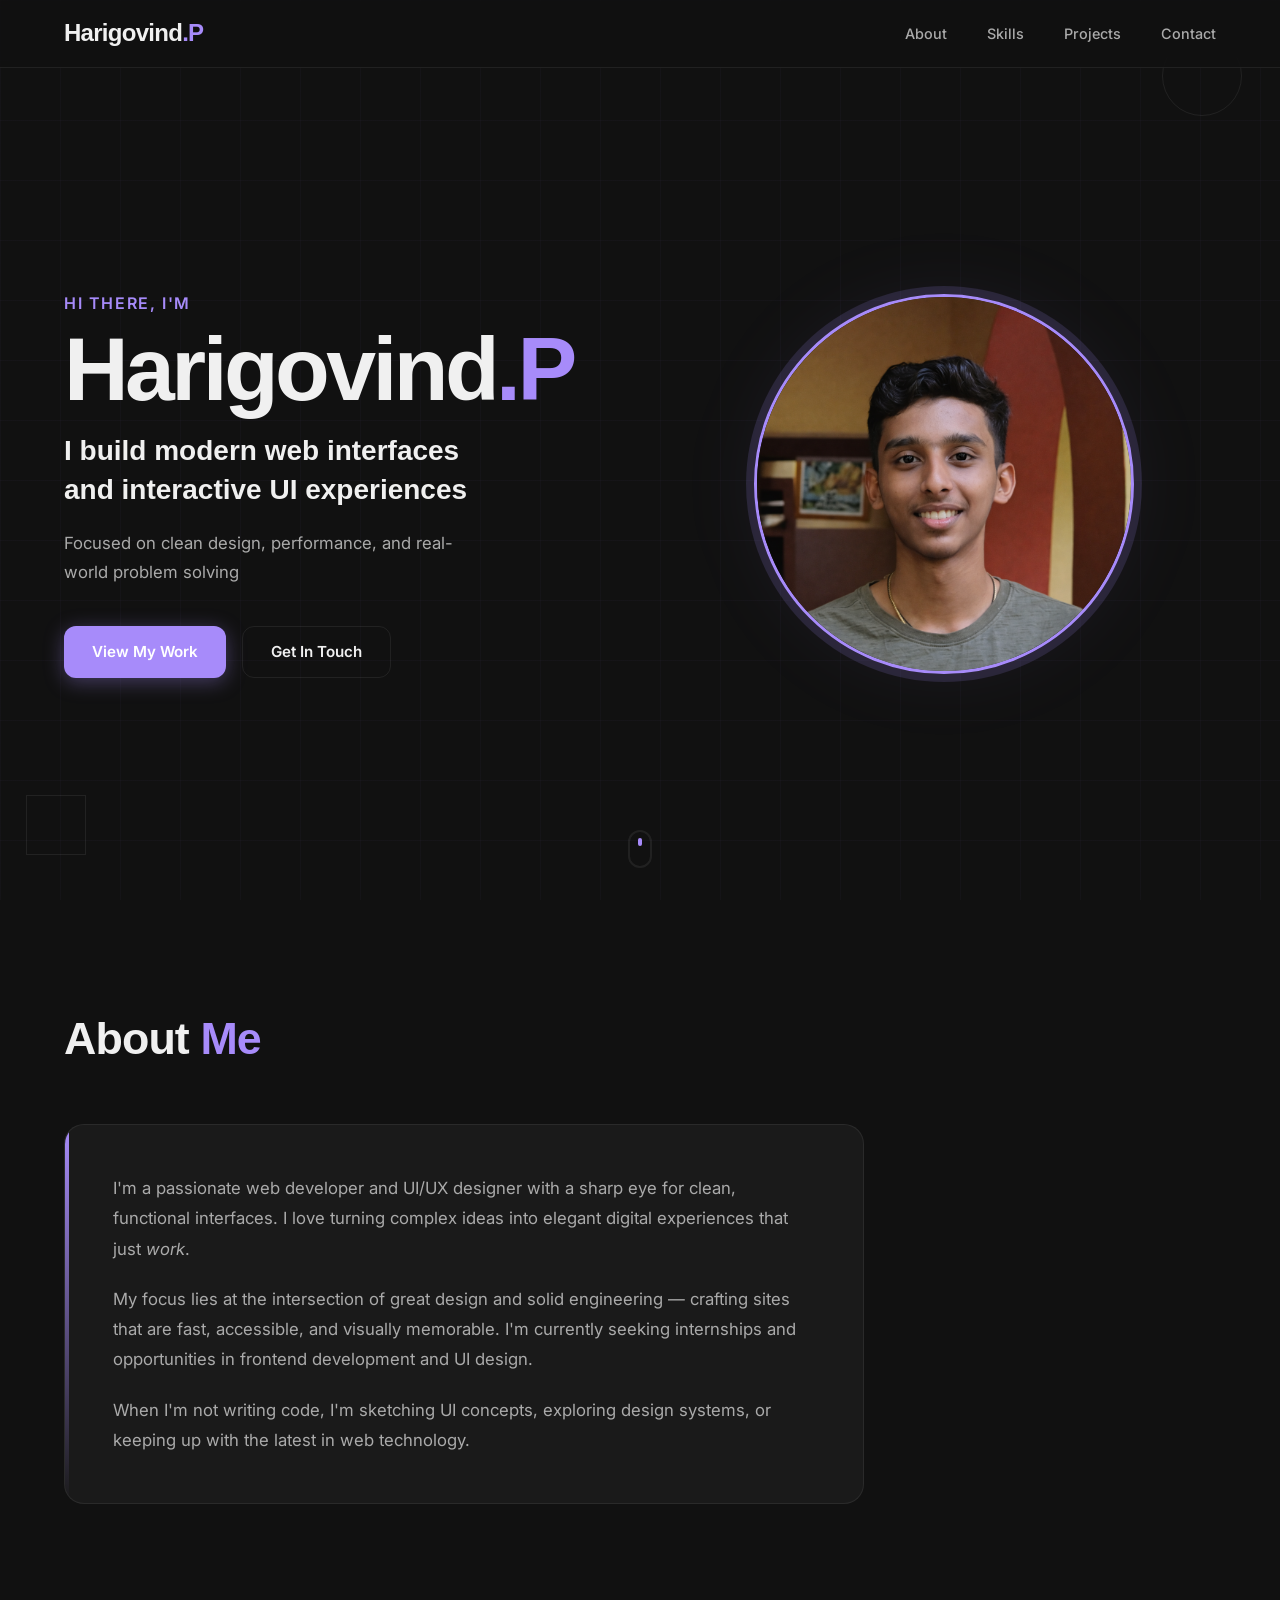
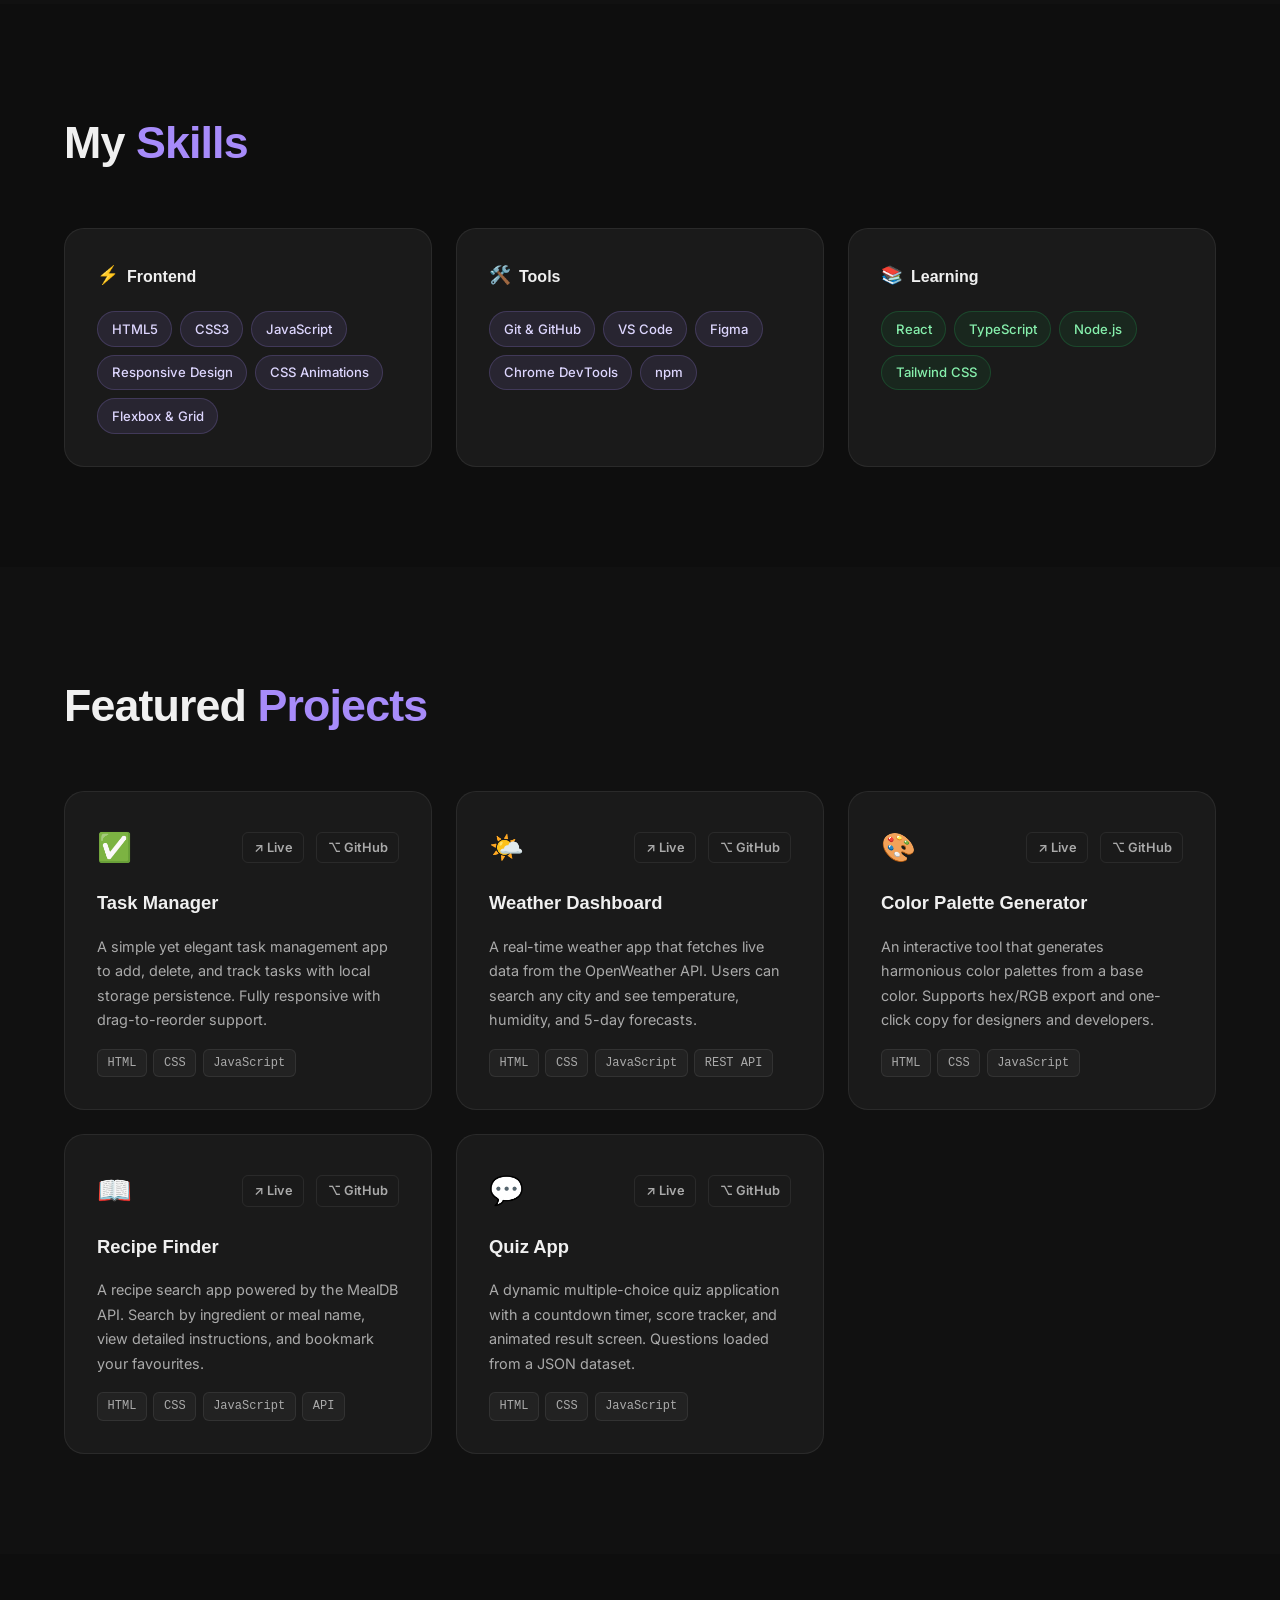
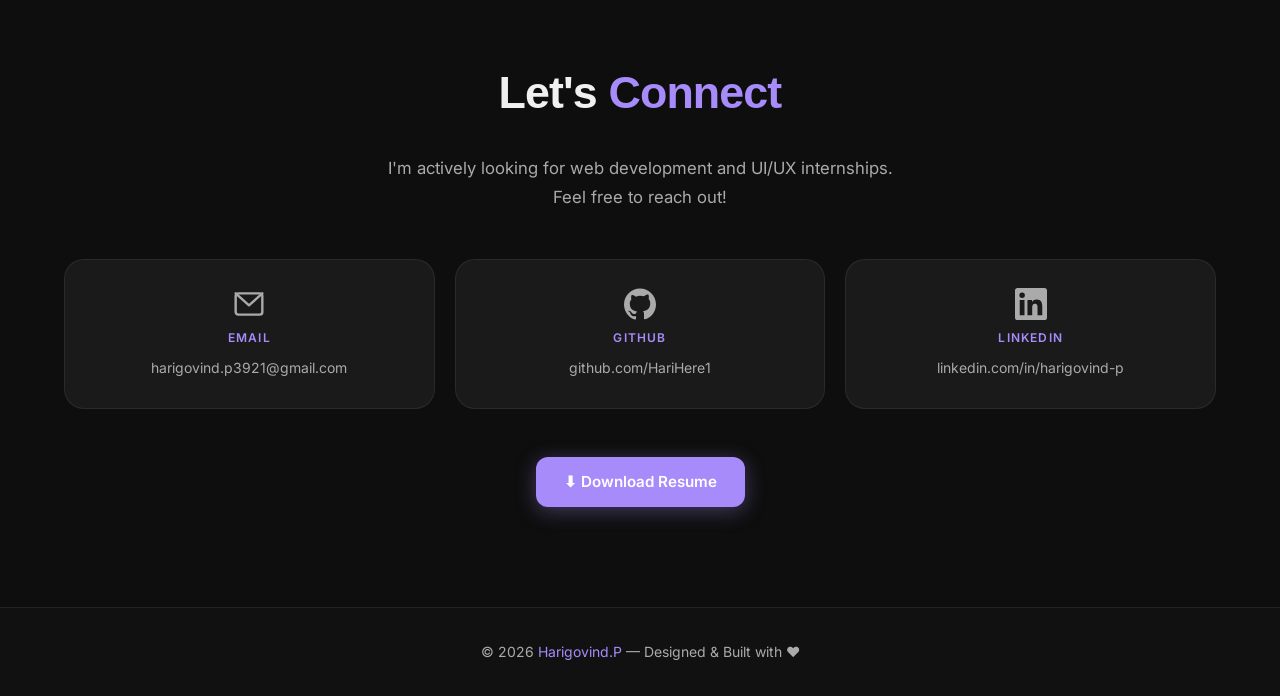
<file: portfolio/index.html>
<!DOCTYPE html>
<html lang="en">

<head>
  <meta charset="UTF-8" />
  <meta name="viewport" content="width=device-width, initial-scale=1.0" />
  <title>Harigovind.P | Web Developer & UI Designer</title>
  <meta name="description"
    content="Personal portfolio of Harigovind.P — a web developer and UI/UX designer focused on clean design, performance, and real-world problem solving." />
  <link rel="preconnect" href="https://api.fontshare.com" crossorigin />
  <link href="https://api.fontshare.com/v2/css?f[]=neue-montreal@400,500,700,800&display=swap" rel="stylesheet" />
  <link rel="preconnect" href="https://fonts.googleapis.com" />
  <link rel="preconnect" href="https://fonts.gstatic.com" crossorigin />
  <link href="https://fonts.googleapis.com/css2?family=Inter:wght@300;400;500;600&display=swap" rel="stylesheet" />
  <link rel="stylesheet" href="css/style.css" />
</head>

<body>

  <!-- ───────────────────────── NAV ───────────────────────── -->
  <header class="nav" id="nav">
    <nav class="nav__inner container">
      <a href="#hero" class="nav__logo">Harigovind<span class="accent">.P</span></a>
      <ul class="nav__links" id="navLinks">
        <li><a href="#about" class="nav__link">About</a></li>
        <li><a href="#skills" class="nav__link">Skills</a></li>
        <li><a href="#projects" class="nav__link">Projects</a></li>
        <li><a href="#contact" class="nav__link">Contact</a></li>
      </ul>
      <button class="nav__hamburger" id="hamburger" aria-label="Toggle menu">
        <span></span><span></span><span></span>
      </button>
    </nav>
  </header>

  <main>

    <!-- ───────────────────────── HERO ───────────────────────── -->
    <section class="hero" id="hero">

      <div class="hero__shapes" aria-hidden="true">
        <!-- One circle — top-right corner -->
        <div class="shape shape--circle sh-a"></div>
        <!-- One square — bottom-left corner -->
        <div class="shape shape--square sh-b"></div>
      </div>

      <div class="hero__content container">
        <div class="hero__text reveal">
          <p class="hero__greeting">Hi there, I'm</p>
          <h1 class="hero__name">Harigovind<span class="accent">.P</span></h1>
          <h2 class="hero__tagline">I build modern web interfaces<br />and interactive UI experiences</h2>
          <p class="hero__sub">Focused on clean design, performance, and real-world problem solving</p>
          <div class="hero__actions">
            <a href="#projects" class="btn btn--primary" id="viewMyWork">View My Work</a>
            <a href="#contact" class="btn btn--outline">Get In Touch</a>
          </div>
        </div>
        <div class="hero__photo reveal reveal--delay">
          <div class="hero__photo-glow"></div>
          <img src="assets/images/hari_img.png" alt="Harigovind.P — Web Developer" class="hero__img" />
        </div>
      </div>
      <div class="hero__scroll-hint">
        <span></span>
      </div>
    </section>

    <!-- ───────────────────────── ABOUT ───────────────────────── -->
    <section class="about section" id="about">
      <div class="container">
        <h2 class="section__title reveal">About <span class="accent">Me</span></h2>
        <div class="about__card reveal">
          <p>
            I'm a passionate web developer and UI/UX designer with a sharp eye for clean, functional interfaces.
            I love turning complex ideas into elegant digital experiences that just <em>work</em>.
          </p>
          <p>
            My focus lies at the intersection of great design and solid engineering — crafting sites that are
            fast, accessible, and visually memorable. I'm currently seeking internships and opportunities in
            frontend development and UI design.
          </p>
          <p>
            When I'm not writing code, I'm sketching UI concepts, exploring design systems, or keeping up
            with the latest in web technology.
          </p>
        </div>
      </div>
    </section>

    <!-- ───────────────────────── SKILLS ───────────────────────── -->
    <section class="skills section" id="skills">
      <div class="container">
        <h2 class="section__title reveal">My <span class="accent">Skills</span></h2>
        <div class="skills__grid">

          <div class="skills__group reveal">
            <h3 class="skills__group-title">
              <span class="skills__icon">⚡</span> Frontend
            </h3>
            <div class="skills__pills">
              <span class="pill">HTML5</span>
              <span class="pill">CSS3</span>
              <span class="pill">JavaScript</span>
              <span class="pill">Responsive Design</span>
              <span class="pill">CSS Animations</span>
              <span class="pill">Flexbox & Grid</span>
            </div>
          </div>

          <div class="skills__group reveal">
            <h3 class="skills__group-title">
              <span class="skills__icon">🛠️</span> Tools
            </h3>
            <div class="skills__pills">
              <span class="pill">Git & GitHub</span>
              <span class="pill">VS Code</span>
              <span class="pill">Figma</span>
              <span class="pill">Chrome DevTools</span>
              <span class="pill">npm</span>
            </div>
          </div>

          <div class="skills__group reveal">
            <h3 class="skills__group-title">
              <span class="skills__icon">📚</span> Learning
            </h3>
            <div class="skills__pills">
              <span class="pill pill--learning">React</span>
              <span class="pill pill--learning">TypeScript</span>
              <span class="pill pill--learning">Node.js</span>
              <span class="pill pill--learning">Tailwind CSS</span>
            </div>
          </div>

        </div>
      </div>
    </section>

    <!-- ───────────────────────── PROJECTS ───────────────────────── -->
    <section class="projects section" id="projects">
      <div class="container">
        <h2 class="section__title reveal">Featured <span class="accent">Projects</span></h2>
        <div class="projects__grid">

          <article class="project-card reveal">
            <div class="project-card__header">
              <span class="project-card__icon">✅</span>
              <div class="project-card__links">
                <a href="#" class="project-card__link" title="Live Demo" target="_blank" rel="noopener">↗ Live</a>
                <a href="#" class="project-card__link" title="GitHub" target="_blank" rel="noopener">⌥ GitHub</a>
              </div>
            </div>
            <h3 class="project-card__title">Task Manager</h3>
            <p class="project-card__desc">A simple yet elegant task management app to add, delete, and track tasks with
              local storage persistence. Fully responsive with drag-to-reorder support.</p>
            <div class="project-card__tech">
              <span class="tech-tag">HTML</span>
              <span class="tech-tag">CSS</span>
              <span class="tech-tag">JavaScript</span>
            </div>
          </article>

          <article class="project-card reveal">
            <div class="project-card__header">
              <span class="project-card__icon">🌤️</span>
              <div class="project-card__links">
                <a href="#" class="project-card__link" title="Live Demo" target="_blank" rel="noopener">↗ Live</a>
                <a href="#" class="project-card__link" title="GitHub" target="_blank" rel="noopener">⌥ GitHub</a>
              </div>
            </div>
            <h3 class="project-card__title">Weather Dashboard</h3>
            <p class="project-card__desc">A real-time weather app that fetches live data from the OpenWeather API. Users
              can search any city and see temperature, humidity, and 5-day forecasts.</p>
            <div class="project-card__tech">
              <span class="tech-tag">HTML</span>
              <span class="tech-tag">CSS</span>
              <span class="tech-tag">JavaScript</span>
              <span class="tech-tag">REST API</span>
            </div>
          </article>

          <article class="project-card reveal">
            <div class="project-card__header">
              <span class="project-card__icon">🎨</span>
              <div class="project-card__links">
                <a href="#" class="project-card__link" title="Live Demo" target="_blank" rel="noopener">↗ Live</a>
                <a href="#" class="project-card__link" title="GitHub" target="_blank" rel="noopener">⌥ GitHub</a>
              </div>
            </div>
            <h3 class="project-card__title">Color Palette Generator</h3>
            <p class="project-card__desc">An interactive tool that generates harmonious color palettes from a base
              color. Supports hex/RGB export and one-click copy for designers and developers.</p>
            <div class="project-card__tech">
              <span class="tech-tag">HTML</span>
              <span class="tech-tag">CSS</span>
              <span class="tech-tag">JavaScript</span>
            </div>
          </article>

          <article class="project-card reveal">
            <div class="project-card__header">
              <span class="project-card__icon">📖</span>
              <div class="project-card__links">
                <a href="#" class="project-card__link" title="Live Demo" target="_blank" rel="noopener">↗ Live</a>
                <a href="#" class="project-card__link" title="GitHub" target="_blank" rel="noopener">⌥ GitHub</a>
              </div>
            </div>
            <h3 class="project-card__title">Recipe Finder</h3>
            <p class="project-card__desc">A recipe search app powered by the MealDB API. Search by ingredient or meal
              name, view detailed instructions, and bookmark your favourites.</p>
            <div class="project-card__tech">
              <span class="tech-tag">HTML</span>
              <span class="tech-tag">CSS</span>
              <span class="tech-tag">JavaScript</span>
              <span class="tech-tag">API</span>
            </div>
          </article>

          <article class="project-card reveal">
            <div class="project-card__header">
              <span class="project-card__icon">💬</span>
              <div class="project-card__links">
                <a href="#" class="project-card__link" title="Live Demo" target="_blank" rel="noopener">↗ Live</a>
                <a href="#" class="project-card__link" title="GitHub" target="_blank" rel="noopener">⌥ GitHub</a>
              </div>
            </div>
            <h3 class="project-card__title">Quiz App</h3>
            <p class="project-card__desc">A dynamic multiple-choice quiz application with a countdown timer, score
              tracker, and animated result screen. Questions loaded from a JSON dataset.</p>
            <div class="project-card__tech">
              <span class="tech-tag">HTML</span>
              <span class="tech-tag">CSS</span>
              <span class="tech-tag">JavaScript</span>
            </div>
          </article>

        </div>
      </div>
    </section>

    <!-- ───────────────────────── CONTACT ───────────────────────── -->
    <section class="contact section" id="contact">
      <div class="container">
        <h2 class="section__title reveal">Let's <span class="accent">Connect</span></h2>
        <p class="contact__sub reveal">I'm actively looking for web development and UI/UX internships. Feel free to
          reach out!</p>
        <div class="contact__links reveal">
          <a href="mailto:harigovind.p3921@gmail.com" class="contact__card" id="emailLink">
            <span class="contact__card-icon">
              <svg xmlns="http://www.w3.org/2000/svg" viewBox="0 0 24 24" fill="none" stroke="currentColor" stroke-width="1.8" stroke-linecap="round" stroke-linejoin="round">
                <rect x="2" y="4" width="20" height="16" rx="2"/>
                <polyline points="2,4 12,13 22,4"/>
              </svg>
            </span>
            <span class="contact__card-label">Email</span>
            <span class="contact__card-value">harigovind.p3921@gmail.com</span>
          </a>
          <a href="https://github.com/HariHere1" class="contact__card" target="_blank" rel="noopener" id="githubLink">
            <span class="contact__card-icon">
              <svg xmlns="http://www.w3.org/2000/svg" viewBox="0 0 24 24" fill="currentColor">
                <path d="M12 .297c-6.63 0-12 5.373-12 12 0 5.303 3.438 9.8 8.205 11.385.6.113.82-.258.82-.577 0-.285-.01-1.04-.015-2.04-3.338.724-4.042-1.61-4.042-1.61-.546-1.385-1.335-1.755-1.335-1.755-1.087-.744.084-.729.084-.729 1.205.084 1.838 1.236 1.838 1.236 1.07 1.835 2.809 1.305 3.495.998.108-.776.417-1.305.76-1.604-2.665-.305-5.467-1.334-5.467-5.931 0-1.311.469-2.381 1.236-3.221-.124-.303-.535-1.524.117-3.176 0 0 1.008-.322 3.301 1.23A11.509 11.509 0 0 1 12 5.803c1.02.005 2.047.138 3.006.404 2.291-1.552 3.297-1.23 3.297-1.23.653 1.653.242 2.874.118 3.176.77.84 1.235 1.911 1.235 3.221 0 4.609-2.807 5.624-5.479 5.921.43.372.823 1.102.823 2.222 0 1.606-.015 2.896-.015 3.286 0 .319.216.694.825.576C20.565 22.092 24 17.592 24 12.297c0-6.627-5.373-12-12-12"/>
              </svg>
            </span>
            <span class="contact__card-label">GitHub</span>
            <span class="contact__card-value">github.com/HariHere1</span>
          </a>
          <a href="https://www.linkedin.com/in/harigovind-p-385017291/?skipRedirect=true" class="contact__card"
            target="_blank" rel="noopener" id="linkedinLink">
            <span class="contact__card-icon">
              <svg xmlns="http://www.w3.org/2000/svg" viewBox="0 0 24 24" fill="currentColor">
                <path d="M20.447 20.452h-3.554v-5.569c0-1.328-.027-3.037-1.852-3.037-1.853 0-2.136 1.445-2.136 2.939v5.667H9.351V9h3.414v1.561h.046c.477-.9 1.637-1.85 3.37-1.85 3.601 0 4.267 2.37 4.267 5.455v6.286zM5.337 7.433a2.062 2.062 0 0 1-2.063-2.065 2.064 2.064 0 1 1 2.063 2.065zm1.782 13.019H3.555V9h3.564v11.452zM22.225 0H1.771C.792 0 0 .774 0 1.729v20.542C0 23.227.792 24 1.771 24h20.451C23.2 24 24 23.227 24 22.271V1.729C24 .774 23.2 0 22.222 0h.003z"/>
              </svg>
            </span>
            <span class="contact__card-label">LinkedIn</span>
            <span class="contact__card-value">linkedin.com/in/harigovind-p</span>
          </a>
        </div>
        <a href="#" class="btn btn--primary contact__resume reveal" id="resumeBtn" download>
          ⬇ Download Resume
        </a>
      </div>
    </section>

  </main>

  <!-- ───────────────────────── FOOTER ───────────────────────── -->
  <footer class="footer">
    <div class="container">
      <p>© 2026 <span class="accent">Harigovind.P</span> — Designed & Built with ♥</p>
    </div>
  </footer>

  <script src="js/main.js"></script>
</body>

</html>
</file>
<file: portfolio/css/style.css>
/* ===================================================
   PORTFOLIO — style.css
   Design tokens, layout, components, animations
   =================================================== */

/* ── Fonts loaded in HTML (Neue Montreal via Fontshare, Inter via Google Fonts) ── */

/* ── Custom Properties ── */
:root {
  --bg: #111111;
  --bg-card: #1a1a1a;
  --bg-nav: rgba(17, 17, 17, 0.85);
  --text: #f0f0f0;
  --text-muted: #aaaaaa;
  --accent: #a78bfa;
  --accent-dim: rgba(167, 139, 250, 0.15);
  --accent-glow: rgba(167, 139, 250, 0.35);
  --border: rgba(255, 255, 255, 0.07);
  --radius: 12px;
  --radius-lg: 20px;
  --shadow: 0 8px 32px rgba(0, 0, 0, 0.45);
  --transition: 0.3s cubic-bezier(0.4, 0, 0.2, 1);
  --font-head: 'Neue Montreal', sans-serif;
  --font-body: 'Inter', sans-serif;
  --nav-h: 68px;
}

/* ── Reset & Base ── */
*,
*::before,
*::after {
  box-sizing: border-box;
  margin: 0;
  padding: 0;
}

html {
  scroll-behavior: smooth;
  scroll-padding-top: var(--nav-h);
}

body {
  font-family: var(--font-body);
  background: var(--bg);
  color: var(--text);
  line-height: 1.7;
  font-size: 1rem;
  overflow-x: hidden;
}

img {
  display: block;
  max-width: 100%;
}

a {
  text-decoration: none;
  color: inherit;
}

ul {
  list-style: none;
}

em {
  font-style: italic;
  color: var(--text-muted);
}

/* ── Container ── */
.container {
  width: min(1200px, 90%);
  margin-inline: auto;
}

/* ── Section basics ── */
.section {
  padding: 100px 0;
}

.section__title {
  font-family: var(--font-head);
  font-size: clamp(2rem, 4vw, 2.8rem);
  font-weight: 800;
  margin-bottom: 3rem;
  letter-spacing: -0.02em;
}

.accent {
  color: var(--accent);
}

/* ── Buttons ── */
.btn {
  display: inline-flex;
  align-items: center;
  gap: 8px;
  padding: 0.75rem 1.75rem;
  border-radius: var(--radius);
  font-family: var(--font-body);
  font-weight: 600;
  font-size: 0.95rem;
  cursor: pointer;
  transition: var(--transition);
  border: none;
}

.btn--primary {
  background: var(--accent);
  color: #fff;
  box-shadow: 0 4px 20px var(--accent-glow);
}

.btn--primary:hover {
  background: #7c3aed;
  transform: translateY(-2px);
  box-shadow: 0 8px 28px var(--accent-glow);
}

.btn--outline {
  background: transparent;
  color: var(--text);
  border: 1.5px solid var(--border);
}

.btn--outline:hover {
  border-color: var(--accent);
  color: var(--accent);
  transform: translateY(-2px);
}

/* ============================================
   NAV
   ============================================ */
.nav {
  position: fixed;
  top: 0;
  left: 0;
  right: 0;
  z-index: 100;
  background: var(--bg-nav);
  backdrop-filter: blur(12px);
  -webkit-backdrop-filter: blur(12px);
  border-bottom: 1px solid var(--border);
  height: var(--nav-h);
  transition: box-shadow var(--transition);
}

.nav.scrolled {
  box-shadow: 0 4px 24px rgba(0, 0, 0, 0.5);
}

.nav__inner {
  display: flex;
  align-items: center;
  justify-content: space-between;
  height: 100%;
}

.nav__logo {
  font-family: var(--font-head);
  font-size: 1.5rem;
  font-weight: 800;
  letter-spacing: -0.03em;
  transition: opacity var(--transition);
}

.nav__logo:hover {
  opacity: 0.75;
}

.nav__links {
  display: flex;
  gap: 2.5rem;
  align-items: center;
}

.nav__link {
  font-size: 0.9rem;
  font-weight: 500;
  color: var(--text-muted);
  position: relative;
  transition: color var(--transition);
}

.nav__link::after {
  content: '';
  position: absolute;
  left: 0;
  bottom: -4px;
  height: 2px;
  width: 0;
  background: var(--accent);
  border-radius: 2px;
  transition: width var(--transition);
}

.nav__link:hover {
  color: var(--text);
}

.nav__link:hover::after {
  width: 100%;
}

/* Hamburger */
.nav__hamburger {
  display: none;
  flex-direction: column;
  gap: 5px;
  background: none;
  border: none;
  cursor: pointer;
  padding: 4px;
}

.nav__hamburger span {
  display: block;
  width: 24px;
  height: 2px;
  background: var(--text);
  border-radius: 2px;
  transition: var(--transition);
}

.nav__hamburger.open span:nth-child(1) {
  transform: translateY(7px) rotate(45deg);
}

.nav__hamburger.open span:nth-child(2) {
  opacity: 0;
}

.nav__hamburger.open span:nth-child(3) {
  transform: translateY(-7px) rotate(-45deg);
}

/* ============================================
   HERO
   ============================================ */
.hero {
  min-height: 100vh;
  display: flex;
  flex-direction: column;
  justify-content: center;
  padding-top: var(--nav-h);
  position: relative;
  overflow: hidden;
}

/* subtle grid background */
.hero::before {
  content: '';
  position: absolute;
  inset: 0;
  background-image:
    linear-gradient(rgba(167,139,250,0.03) 1px, transparent 1px),
    linear-gradient(90deg, rgba(167,139,250,0.03) 1px, transparent 1px);
  background-size: 60px 60px;
  pointer-events: none;
}

.hero__content {
  display: grid;
  grid-template-columns: 1fr 1fr;
  align-items: center;
  gap: 4rem;
  padding: 5rem 0;
}

.hero__greeting {
  font-size: 1rem;
  color: var(--accent);
  font-weight: 600;
  letter-spacing: 0.1em;
  text-transform: uppercase;
  margin-bottom: 0.5rem;
}

.hero__name {
  font-family: var(--font-head);
  font-size: clamp(3.5rem, 7vw, 6rem);
  font-weight: 800;
  line-height: 1;
  letter-spacing: -0.04em;
  margin-bottom: 1rem;
}

.hero__tagline {
  font-family: var(--font-head);
  font-size: clamp(1.3rem, 2.5vw, 1.75rem);
  font-weight: 600;
  color: var(--text);
  line-height: 1.4;
  margin-bottom: 1.25rem;
}

.hero__sub {
  color: var(--text-muted);
  font-size: 1.05rem;
  max-width: 420px;
  margin-bottom: 2.5rem;
}

.hero__actions {
  display: flex;
  gap: 1rem;
  flex-wrap: wrap;
}

/* Photo */
.hero__photo {
  display: flex;
  justify-content: center;
  align-items: center;
  position: relative;
}

.hero__photo-glow {
  position: absolute;
  width: 480px;
  height: 480px;
  border-radius: 50%;
  background: radial-gradient(circle at center,
      rgba(167,139,250,0.28) 0%,
      rgba(167,139,250,0.10) 40%,
      transparent 70%);
  filter: blur(32px);
  animation: pulse-glow 12s ease-in-out infinite;
  pointer-events: none;
  z-index: 0;
}

.hero__img {
  width: 320px;
  height: 320px;
  border-radius: 50%;
  object-fit: cover;
  border: 3px solid var(--accent);
  position: relative;
  z-index: 1;
  box-shadow: 0 0 0 8px var(--accent-dim);
  animation: float 6s ease-in-out infinite;
}

/* Scroll hint */
.hero__scroll-hint {
  position: absolute;
  bottom: 2rem;
  left: 50%;
  transform: translateX(-50%);
}

.hero__scroll-hint span {
  display: block;
  width: 24px;
  height: 38px;
  border: 2px solid var(--border);
  border-radius: 12px;
  position: relative;
}

.hero__scroll-hint span::before {
  content: '';
  width: 4px;
  height: 8px;
  background: var(--accent);
  border-radius: 2px;
  position: absolute;
  top: 6px;
  left: 50%;
  transform: translateX(-50%);
  animation: scroll-dot 2s ease-in-out infinite;
}

/* ============================================
   ABOUT
   ============================================ */
.about {
  background: var(--bg);
}

.about__card {
  background: var(--bg-card);
  border: 1px solid var(--border);
  border-radius: var(--radius-lg);
  padding: 3rem;
  display: flex;
  flex-direction: column;
  gap: 1.25rem;
  font-size: 1.05rem;
  color: var(--text-muted);
  max-width: 800px;
  line-height: 1.8;
  position: relative;
  overflow: hidden;
}

.about__card::before {
  content: '';
  position: absolute;
  top: 0;
  left: 0;
  width: 4px;
  height: 100%;
  background: linear-gradient(to bottom, var(--accent), transparent);
  border-radius: 4px 0 0 4px;
}

.about__card p {
  color: var(--text-muted);
}

/* ============================================
   SKILLS
   ============================================ */
.skills {
  background: #0e0e0e;
}

.skills__grid {
  display: grid;
  grid-template-columns: repeat(auto-fit, minmax(260px, 1fr));
  gap: 1.5rem;
}

.skills__group {
  background: var(--bg-card);
  border: 1px solid var(--border);
  border-radius: var(--radius-lg);
  padding: 2rem;
  transition: border-color var(--transition), transform var(--transition);
}

.skills__group:hover {
  border-color: var(--accent);
  transform: translateY(-4px);
}

.skills__group-title {
  font-family: var(--font-head);
  font-size: 1rem;
  font-weight: 700;
  color: var(--text);
  margin-bottom: 1.25rem;
  display: flex;
  align-items: center;
  gap: 8px;
}

.skills__icon {
  font-size: 1.1rem;
}

.skills__pills {
  display: flex;
  flex-wrap: wrap;
  gap: 0.5rem;
}

.pill {
  background: rgba(167,139,250,0.1);
  color: #ddd6fe;
  border: 1px solid rgba(167,139,250,0.2);
  padding: 0.35rem 0.85rem;
  border-radius: 100px;
  font-size: 0.82rem;
  font-weight: 500;
  transition: var(--transition);
}

.pill:hover {
  background: rgba(167,139,250,0.2);
  transform: translateY(-1px);
}

.pill--learning {
  background: rgba(34, 197, 94, 0.08);
  color: #86efac;
  border-color: rgba(34, 197, 94, 0.2);
}

.pill--learning:hover {
  background: rgba(34, 197, 94, 0.15);
}

/* ============================================
   PROJECTS
   ============================================ */
.projects {
  background: var(--bg);
}

.projects__grid {
  display: grid;
  grid-template-columns: repeat(auto-fill, minmax(320px, 1fr));
  gap: 1.5rem;
}

.project-card {
  background: var(--bg-card);
  border: 1px solid var(--border);
  border-radius: var(--radius-lg);
  padding: 2rem;
  display: flex;
  flex-direction: column;
  gap: 1rem;
  transition: transform var(--transition), border-color var(--transition), box-shadow var(--transition);
  position: relative;
  overflow: hidden;
}

.project-card::before {
  content: '';
  position: absolute;
  top: 0;
  left: 0;
  right: 0;
  height: 3px;
  background: linear-gradient(90deg, var(--accent), #c4b5fd);
  transform: scaleX(0);
  transform-origin: left;
  transition: transform 0.4s cubic-bezier(0.4, 0, 0.2, 1);
}

.project-card:hover::before {
  transform: scaleX(1);
}

.project-card:hover {
  transform: translateY(-6px);
  border-color: rgba(167,139,250,0.3);
  box-shadow: var(--shadow);
}

.project-card__header {
  display: flex;
  justify-content: space-between;
  align-items: center;
}

.project-card__icon {
  font-size: 1.75rem;
}

.project-card__links {
  display: flex;
  gap: 0.75rem;
}

.project-card__link {
  font-size: 0.8rem;
  font-weight: 600;
  color: var(--text-muted);
  border: 1px solid var(--border);
  padding: 0.25rem 0.65rem;
  border-radius: 6px;
  transition: var(--transition);
}

.project-card__link:hover {
  color: var(--accent);
  border-color: var(--accent);
}

.project-card__title {
  font-family: var(--font-head);
  font-size: 1.15rem;
  font-weight: 700;
  color: var(--text);
}

.project-card__desc {
  color: var(--text-muted);
  font-size: 0.9rem;
  line-height: 1.7;
  flex: 1;
}

.project-card__tech {
  display: flex;
  flex-wrap: wrap;
  gap: 0.4rem;
}

.tech-tag {
  background: rgba(255, 255, 255, 0.04);
  color: var(--text-muted);
  border: 1px solid var(--border);
  padding: 0.2rem 0.6rem;
  border-radius: 6px;
  font-size: 0.75rem;
  font-weight: 500;
  font-family: monospace;
}

/* ============================================
   CONTACT
   ============================================ */
.contact {
  background: #0e0e0e;
  text-align: center;
}

.contact__sub {
  color: var(--text-muted);
  font-size: 1.05rem;
  max-width: 520px;
  margin: -1.5rem auto 3rem;
}

.contact__links {
  display: grid;
  grid-template-columns: repeat(auto-fit, minmax(200px, 1fr));
  gap: 1.25rem;
  margin-bottom: 2.5rem;
}

.contact__card {
  background: var(--bg-card);
  border: 1px solid var(--border);
  border-radius: var(--radius-lg);
  padding: 1.75rem 1.5rem;
  display: flex;
  flex-direction: column;
  align-items: center;
  gap: 0.5rem;
  transition: var(--transition);
}

.contact__card:hover {
  border-color: var(--accent);
  transform: translateY(-4px);
  box-shadow: 0 8px 24px rgba(167,139,250,0.1);
}

.contact__card-icon {
  font-size: 1.75rem;
  display: flex;
  align-items: center;
  justify-content: center;
  color: var(--text-muted);
  transition: color var(--transition);
}
.contact__card-icon svg {
  width: 2rem;
  height: 2rem;
}
.contact__card:hover .contact__card-icon {
  color: var(--accent);
}

.contact__card-label {
  font-size: 0.75rem;
  font-weight: 600;
  text-transform: uppercase;
  letter-spacing: 0.1em;
  color: var(--accent);
}

.contact__card-value {
  font-size: 0.875rem;
  color: var(--text-muted);
}

.contact__resume {
  margin-top: 0.5rem;
}

/* ============================================
   FOOTER
   ============================================ */
.footer {
  padding: 2rem 0;
  border-top: 1px solid var(--border);
  text-align: center;
  color: var(--text-muted);
  font-size: 0.875rem;
}

/* ============================================
   SCROLL REVEAL ANIMATIONS
   ============================================ */
.reveal {
  opacity: 0;
  transform: translateY(32px);
  transition: opacity 0.7s cubic-bezier(0.4, 0, 0.2, 1), transform 0.7s cubic-bezier(0.4, 0, 0.2, 1);
}

.reveal.visible {
  opacity: 1;
  transform: translateY(0);
}

.reveal--delay {
  transition-delay: 0.18s;
}

/* ============================================
   KEYFRAMES
   ============================================ */
@keyframes pulse-glow {

  0%,
  100% {
    opacity: 0.5;
    transform: scale(1);
  }

  50% {
    opacity: 0.75;
    transform: scale(1.06);
  }
}

@keyframes float {

  0%,
  100% {
    transform: translateY(0);
  }

  50% {
    transform: translateY(-14px);
  }
}

@keyframes scroll-dot {
  0% {
    opacity: 1;
    transform: translateX(-50%) translateY(0);
  }

  80% {
    opacity: 0;
    transform: translateX(-50%) translateY(14px);
  }

  100% {
    opacity: 0;
    transform: translateX(-50%) translateY(0);
  }
}

/* ============================================
   HERO — FLOATING BACKGROUND SHAPES
   ============================================ */
.hero__shapes {
  position: absolute;
  inset: 0;
  z-index: 0;
  pointer-events: none;
  overflow: hidden;
}

/* Base shape */
.shape {
  position: absolute;
  opacity: 0.07;
}

/* Circle outline */
.shape--circle {
  border-radius: 50%;
  border: 1.5px solid #ffffff;
  background: transparent;
}

/* Square outline */
.shape--square {
  border: 1.5px solid #ffffff;
  background: transparent;
}

/* ── 2 edge-only shapes ── */
/* Circle — top-right corner, far from content */
.sh-a {
  width: 80px;
  height: 80px;
  top: 4%;
  right: 3%;
  animation: sf-edge 18s ease-in-out infinite;
}

/* Square — bottom-left corner, far from content */
.sh-b {
  width: 60px;
  height: 60px;
  bottom: 5%;
  left: 2%;
  animation: sf-edge 22s ease-in-out infinite 4s;
}

/* Single ultra-slow float — almost imperceptible */
@keyframes sf-edge {

  0%,
  100% {
    transform: translateY(0px);
  }

  50% {
    transform: translateY(-10px);
  }
}

/* ============================================
   RESPONSIVE
   ============================================ */

/* Tablet: ≥ 640px — already handled by grid min-width */

/* Mobile: < 640px */
@media (max-width: 639px) {
  :root {
    --nav-h: 60px;
  }

  .nav__links {
    position: fixed;
    top: var(--nav-h);
    left: 0;
    right: 0;
    background: var(--bg);
    border-bottom: 1px solid var(--border);
    flex-direction: column;
    gap: 0;
    padding: 1rem 0;
    transform: translateY(-120%);
    opacity: 0;
    transition: transform var(--transition), opacity var(--transition);
    pointer-events: none;
  }

  .nav__links.open {
    transform: translateY(0);
    opacity: 1;
    pointer-events: all;
  }

  .nav__link {
    padding: 0.875rem 1.5rem;
    display: block;
    width: 100%;
    font-size: 1rem;
  }

  .nav__hamburger {
    display: flex;
  }

  .hero__content {
    grid-template-columns: 1fr;
    text-align: center;
    padding: 3rem 0 4rem;
    gap: 3rem;
  }

  .hero__text {
    order: 2;
  }

  .hero__photo {
    order: 1;
  }

  .hero__img {
    width: 220px;
    height: 220px;
  }

  .hero__photo-glow {
    width: 260px;
    height: 260px;
  }

  .hero__sub {
    margin-inline: auto;
  }

  .hero__actions {
    justify-content: center;
  }

  .hero__shapes {
    display: none;
  }

  .about__card {
    padding: 2rem 1.5rem;
  }

  .section {
    padding: 72px 0;
  }

  .section__title {
    margin-bottom: 2rem;
  }
}

/* Large: ≥ 1280px */
@media (min-width: 1280px) {
  .hero__img {
    width: 380px;
    height: 380px;
  }

  .hero__photo-glow {
    width: 440px;
    height: 440px;
  }
}
</file>
